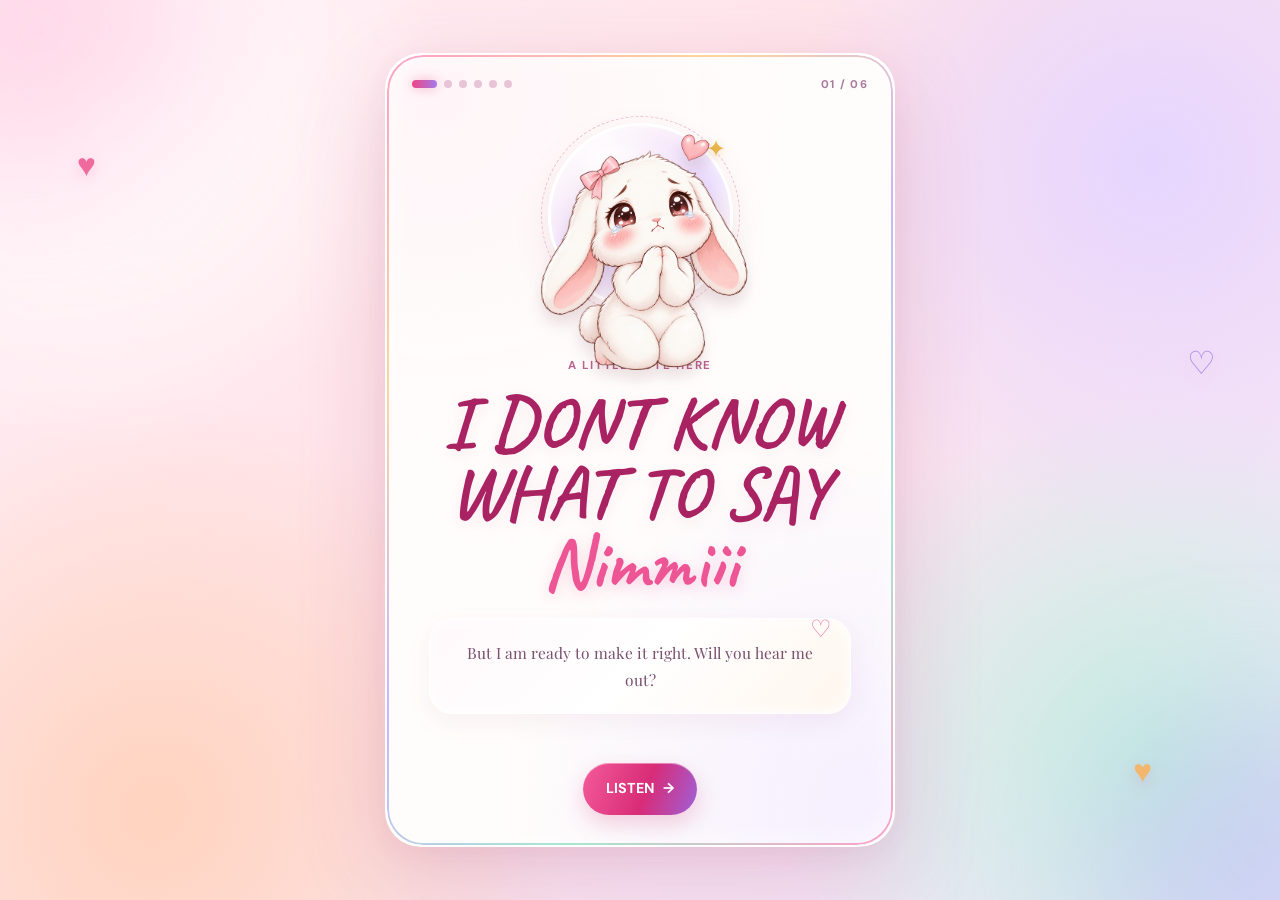
<file: index.html>
<!doctype html>
<html lang="en">
<head>
  <meta charset="utf-8">
  <meta name="viewport" content="width=device-width, initial-scale=1, viewport-fit=cover">
  <meta name="theme-color" content="#fff1f5">
  <meta name="description" content="A little apology made with love for Nimmiii.">
  <title>HELLO ANDI</title>

  <link rel="preconnect" href="https://fonts.googleapis.com">
  <link rel="preconnect" href="https://fonts.gstatic.com" crossorigin>
  <link href="https://fonts.googleapis.com/css2?family=Caveat:wght@600;700&family=DM+Sans:wght@400;600;700&family=Playfair+Display:ital,wght@0,600;1,600&display=swap" rel="stylesheet">

  <link rel="stylesheet" href="style.css">
  <script src="script.js" defer></script>
</head>

<body>
<main class="app">
  <span class="heart h1" aria-hidden="true">♥</span>
  <span class="heart h2" aria-hidden="true">♡</span>
  <span class="heart h3" aria-hidden="true">♥</span>

  <section class="card" aria-label="A little apology for Nimmiii">

    <div class="progress" aria-label="Page progress">
      <div class="dots">
        <i class="active"></i><i></i><i></i>
        <i></i><i></i><i></i>
      </div>
      <span id="stepLabel">01 / 06</span>
    </div>

    <!-- SLIDE 1 -->
    <section class="slide active" data-slide="0">
      <figure class="sticker">
        <img src="assets/nimmiii-pleading-bunny.png"
             alt="A little bunny asking for forgiveness">
      </figure>

      <div class="copy">
        <p class="eyebrow">A little note HERE</p>
        <h1>I DONT KNOW WHAT TO SAY<br><em>Nimmiii</em></h1>
        <p class="message">
          But I am ready to make it right. Will you hear me out?
        </p>
      </div>

      <button class="primary" data-next="1">
        LISTEN  <span aria-hidden="true">→</span>
      </button>
    </section>

    <!-- SLIDE 2 -->
    <section class="slide" data-slide="1">
      <figure class="sticker">
        <img src="assets/nimmiii-sorry-bunny.png"
             alt="A sad bunny saying sorry">
      </figure>

      <div class="copy">
        <p class="eyebrow">INTENTIONALLY OR NOT</p>
        <h1>I Know<br>I Hurt You</h1>
        <p class="message">
          I messed up… and I am truly sorry for that.
        </p>
      </div>

      <div class="row">
        <button class="secondary" data-back="0">← Back</button>
        <button class="primary" data-next="2">Next →</button>
      </div>
    </section>

    <!-- SLIDE 3 -->
    <section class="slide" data-slide="2">
      <figure class="sticker couple">
        <img src="assets/nimmiii-hug-bunnies.png"
             alt="Two little bunnies hugging">
      </figure>

      <div class="copy">
        <p class="eyebrow">The truth is simple
          WHAT I WANT TO SAY IS 
        </p>
        <h1>I CANT DO IT <br>WITHOUT UU</h1>
        <p class="message">
          GIVE ME A CHANCE , I NEVER REPEAT IT ...
        </p>
      </div>

      <div class="row">
        <button class="secondary" data-back="1">← Back</button>
        <button class="primary" data-next="3">Next →</button>
      </div>
    </section>

    <!-- SLIDE 4 -->
    <section class="slide" data-slide="3">
      <figure class="sticker">
        <img src="assets/nimmiii-bunny-heart.png"
             alt="A bunny holding a heart">
      </figure>

      <div class="copy">
        <p class="eyebrow">With all my heart</p>
        <h1>I'm Truly<br>Sorry</h1>
        <p class="message">
          Please forgive me… You mean so much to me.
        </p>
      </div>

      <div class="row">
        <button class="secondary" data-back="2">← Back</button>
        <button class="primary" data-next="4">Next →</button>
      </div>
    </section>

    <!-- SLIDE 5 -->
    <section class="slide meter" data-slide="4">
      <div class="meter-heading">
        <p class="eyebrow">One last little thing</p>
        <h1 class="meter-title">I KNOW U DONT FORGIVE ME <br>BUT STILL GO A HEAD</h1>
      </div>

      <figure class="sticker">
        <img id="meterArt"
             src="assets/nimmiii-pleading-bunny.png"
             alt="A bunny waiting hopefully">
      </figure>

      <div class="meter-copy">
        <div class="bar"
             id="progressBar"
             role="progressbar"
             aria-label="Forgiveness meter"
             aria-valuemin="0"
             aria-valuemax="100"
             aria-valuenow="0">
          <div id="fill"></div>
        </div>

        <strong id="percent">0% FORGIVEN</strong>
        <p id="hint" aria-live="polite">Tap the heart to heal my heart</p>
      </div>

      <button id="heal" class="heal"
              aria-label="Add love to the forgiveness meter">
        ♥
      </button>

      <div id="forgiven" class="forgiven" hidden>
        <strong>You're forgiven! ♥</strong>
        <p>haha.. it is just for my self happiness</p>
        <button id="secret" class="primary">
          go a HEAD andiii →
        </button>
      </div>

      <button class="secondary" data-back="3">← Back</button>
    </section>

    <!-- SLIDE 6 -->
    <section class="slide secret" data-slide="5">
      <figure class="photo">
        <img src="assets/nimmi pic.jpeg" alt="A photo of Nimmiii">
      </figure>

      <div class="copy">
        <p class="eyebrow">edo chinna surprise</p>
        <h1>password<br>baga alochinchi kottandi</h1>
        <p class="secret-note">
          hint : its a date...{**/**/20**}
        </p>
      </div>

      <form id="pinForm" class="pin-form">
        <div class="pin" aria-label="Enter your eight-digit code">
          <input aria-label="Digit 1" inputmode="numeric" pattern="[0-9]*" maxlength="1" autocomplete="off" required>
          <input aria-label="Digit 2" inputmode="numeric" pattern="[0-9]*" maxlength="1" autocomplete="off" required>
          <input aria-label="Digit 3" inputmode="numeric" pattern="[0-9]*" maxlength="1" autocomplete="off" required>
          <input aria-label="Digit 4" inputmode="numeric" pattern="[0-9]*" maxlength="1" autocomplete="off" required>
          <input aria-label="Digit 5" inputmode="numeric" pattern="[0-9]*" maxlength="1" autocomplete="off" required>
          <input aria-label="Digit 6" inputmode="numeric" pattern="[0-9]*" maxlength="1" autocomplete="off" required>
          <input aria-label="Digit 7" inputmode="numeric" pattern="[0-9]*" maxlength="1" autocomplete="off" required>
          <input aria-label="Digit 8" inputmode="numeric" pattern="[0-9]*" maxlength="1" autocomplete="off" required>
        </div>

        <p id="passwordMessage"
           class="password-message"
           role="status"
           aria-live="polite"></p>
      </form>

      <div id="unlocked" class="unlocked" hidden>
        <strong>UNLOCKED </strong>
        <p>go a head Nimmiii gaaruuu♡</p>
       <button id="continue" class="primary" type="button">
     continueeeee....
    </button>

    <p id="transitionMessage" hidden>
     may be this first birthday..naku thelisina tarvatha...❤️
    </p>
      </div>

      <button class="secondary" data-back="4">← Back</button>
    </section>

  </section>
</main>
</body>
</html>
</file>
<file: style.css>
/* ==========================================
   NIMMIII APOLOGY WEBSITE
   Colourful Romantic Fairytale Edition
========================================== */

* {
  box-sizing: border-box;
}

:root {
  --pink-bg: #fff0f6;
  --pink-light: #ffe0ed;
  --pink: #f04486;
  --pink-dark: #c51e62;
  --text: #78516e;
  --heading: #a92362;
  --white: #fff;

  --lavender: #c9b5ff;
  --purple: #9670dc;
  --peach: #ffc5a6;
  --mint: #b8ead6;
  --gold: #f6ce77;
  --blue: #b9ddff;

  --shadow: 0 24px 65px #842b4e24;
}

[hidden] {
  display: none !important;
}

html {
  min-height: 100%;
  -webkit-text-size-adjust: 100%;
  scroll-behavior: smooth;
}

body {
  margin: 0;
  min-height: 100vh;
  min-height: 100dvh;
  font-family: "DM Sans", sans-serif;
  color: var(--text);

  background:
    radial-gradient(circle at 8% 12%, #ffffff 0, transparent 24%),
    radial-gradient(circle at 90% 18%, #e6d5ff 0, transparent 27%),
    radial-gradient(circle at 12% 90%, #ffd4bf 0, transparent 30%),
    radial-gradient(circle at 90% 85%, #c4f0df 0, transparent 27%),
    linear-gradient(135deg, #fff0f6, #ffe3e9 45%, #f0e5ff);
  background-attachment: fixed;
}

button,
input {
  font: inherit;
}

button {
  -webkit-tap-highlight-color: transparent;
}

button:focus-visible,
input:focus-visible {
  outline: 3px solid #db6594;
  outline-offset: 4px;
}

/* ==========================================
   BACKGROUND AND MAIN LAYOUT
========================================== */

.app {
  position: relative;
  display: grid;
  min-height: 100vh;
  min-height: 100dvh;
  place-items: center;
  padding: 16px;
  isolation: isolate;
  overflow: hidden;
}

/* Soft colourful ambient glow */

.app::before,
.app::after {
  content: "";
  position: absolute;
  z-index: -2;
  width: 320px;
  height: 320px;
  border-radius: 50%;
  filter: blur(70px);
  opacity: 0.35;
  pointer-events: none;
  animation: ambientFloat 10s ease-in-out infinite alternate;
}

.app::before {
  top: -130px;
  left: -120px;
  background: #ff9fc7;
}

.app::after {
  right: -130px;
  bottom: -120px;
  background: #bba3ff;
  animation-delay: -5s;
}

@keyframes ambientFloat {
  from {
    transform: translate(0, 0) scale(1);
  }

  to {
    transform: translate(35px, 25px) scale(1.15);
  }
}

/* ==========================================
   MAIN CARD
========================================== */

.card {
  position: relative;
  width: min(100%, 510px);
  min-height: min(790px, calc(100dvh - 32px));
  overflow: hidden;

  border: 2px solid #ffffffd9;
  border-radius: 36px;

  background:
    radial-gradient(circle at 10% 5%, #fff5f8, transparent 40%),
    radial-gradient(circle at 95% 95%, #f5efff, transparent 42%),
    #fffdfb;

  box-shadow:
    0 30px 90px #a13a6930,
    0 8px 25px #c98aa51c,
    inset 0 0 35px #ffffffb0;

  backdrop-filter: blur(15px);
  -webkit-backdrop-filter: blur(15px);
}

/* Thin rainbow edge */

.card::before {
  content: "";
  position: absolute;
  z-index: 0;
  inset: 0;
  padding: 2px;
  border-radius: inherit;
  background: linear-gradient(
    135deg,
    #ff9fc7,
    #ffd49c,
    #c9b5ff,
    #a9e6d0,
    #ff9fc7
  );
  -webkit-mask:
    linear-gradient(#fff 0 0) content-box,
    linear-gradient(#fff 0 0);

  mask:
    linear-gradient(#fff 0 0) content-box,
    linear-gradient(#fff 0 0);

  -webkit-mask-composite: xor;
  mask-composite: exclude;

  pointer-events: none;
}

/* ==========================================
   PROGRESS INDICATOR
========================================== */

.progress {
  position: absolute;
  z-index: 5;
  top: 22px;
  left: 25px;
  right: 25px;

  display: flex;
  align-items: center;
  justify-content: space-between;
  gap: 12px;
}

.dots {
  display: flex;
  align-items: center;
  gap: 7px;
}

.dots i {
  display: block;
  width: 8px;
  height: 8px;
  border-radius: 99px;
  background: #e8c4d7;

  transition:
    width 0.35s ease,
    background 0.35s ease,
    box-shadow 0.35s ease;
}

.dots i.active {
  width: 25px;
  background: linear-gradient(90deg, #f04486, #a47ae9);
  box-shadow: 0 0 12px #e94d8866;
}

#stepLabel {
  color: #a77a9a;
  font-size: 0.7rem;
  font-weight: 700;
  letter-spacing: 0.12em;
}

/* ==========================================
   SLIDES
========================================== */

.slide {
  display: none;
  min-height: min(790px, calc(100dvh - 32px));

  padding: 68px 35px 30px;

  flex-direction: column;
  align-items: center;
  justify-content: space-between;
  gap: 22px;

  text-align: center;
}

.slide.active {
  display: flex;
  animation: slideIn 0.65s cubic-bezier(.2, .8, .2, 1) both;
}

@keyframes slideIn {
  from {
    opacity: 0;
    transform: translateY(22px) scale(0.98);
  }

  to {
    opacity: 1;
    transform: translateY(0) scale(1);
  }
}

/* ==========================================
   ILLUSTRATION FRAMES
========================================== */

.sticker {
  position: relative;

  display: grid;
  flex-shrink: 0;
  width: min(48vw, 185px);
  height: min(48vw, 185px);
  place-items: center;

  margin: 0;

  border: 3px solid #fff;
  border-radius: 50%;

  background:
    radial-gradient(circle at 30% 20%, #fff, transparent 50%),
    linear-gradient(145deg, #ffe4ef, #e9dcff 55%, #fff0d8);

  box-shadow:
    0 16px 35px #ad5c8122,
    inset 0 0 20px #ffffffc9;

  animation: float 3.5s ease-in-out infinite;
}

/* Decorative halo */

.sticker::before {
  content: "";
  position: absolute;
  inset: -10px;
  border: 1px dashed #e8a4c4;
  border-radius: 50%;
  opacity: 0.7;
  animation: slowRotate 24s linear infinite;
}

.sticker::after {
  content: "✦";
  position: absolute;
  top: 7px;
  right: 4px;
  color: #e7b64d;
  font-size: 1.5rem;
  filter: drop-shadow(0 2px 5px #f3c76c77);
}

.sticker img {
  position: relative;
  z-index: 1;
  width: 125%;
  height: 125%;
  object-fit: contain;
  filter: drop-shadow(0 10px 7px #64233b20);
}

.sticker.couple {
  width: min(66vw, 260px);
  border-radius: 46%;
  background: linear-gradient(145deg, #ffe0e9, #f1dfff, #fff0d8);
}

.sticker.couple img {
  width: 135%;
  height: 135%;
}

@keyframes float {
  0%, 100% {
    transform: translateY(0) rotate(-1deg);
  }

  50% {
    transform: translateY(-10px) rotate(1deg);
  }
}

@keyframes slowRotate {
  to {
    transform: rotate(360deg);
  }
}

/* ==========================================
   TEXT
========================================== */

.copy {
  width: 100%;
}

.eyebrow {
  margin: 0 0 13px;
  color: #bb638c;
  font-size: 0.72rem;
  font-weight: 700;
  letter-spacing: 0.15em;
  line-height: 1.6;
  text-transform: uppercase;
}

h1 {
  margin: 0;

  color: var(--heading);
  font-family: Caveat, cursive;

  font-size: clamp(2.9rem, 11vw, 4.65rem);
  line-height: 0.94;
  font-weight: 700;

  text-shadow: 0 4px 15px #e9a0bf35;
}

h1 em {
  color: #ed5595;
  font-style: normal;
  text-shadow: 0 4px 15px #ed559544;
}

.message {
  position: relative;
  margin: 20px 0 0;
  padding: 20px;

  border: 1px solid #ffffff;
  border-radius: 23px;

  background:
    linear-gradient(135deg, #fff8fb, #fff, #fff6ed);

  box-shadow:
    0 8px 25px #a4366010,
    inset 0 0 15px #ffffff;

  font-family: "Playfair Display", serif;
  font-size: 0.97rem;
  line-height: 1.75;
}

.message::before {
  content: "♡";
  position: absolute;
  top: -13px;
  right: 18px;
  color: #ed77a7;
  font-size: 1.5rem;
}

/* ==========================================
   BUTTONS
========================================== */

.primary,
.secondary {
  display: inline-flex;
  align-items: center;
  justify-content: center;
  gap: 9px;

  min-height: 52px;
  padding: 14px 23px;

  border: 0;
  border-radius: 999px;

  font-size: 0.9rem;
  font-weight: 700;
  line-height: 1.35;

  cursor: pointer;

  transition:
    transform 0.25s ease,
    box-shadow 0.25s ease,
    background 0.25s ease;
}

.primary {
  position: relative;
  overflow: hidden;

  color: #fff;

  background:
    linear-gradient(110deg, #f45b9a, #d82c77 55%, #9f60d8);

  box-shadow:
    0 9px 22px #d12d6a36,
    inset 0 1px 0 #ffffff66;
}

.primary::before {
  content: "";
  position: absolute;
  top: 0;
  left: -120%;
  width: 70%;
  height: 100%;
  background: linear-gradient(
    90deg,
    transparent,
    #ffffff66,
    transparent
  );
  transform: skewX(-25deg);
  transition: left 0.65s ease;
}

.primary:hover::before {
  left: 150%;
}

.secondary {
  color: #98617d;
  border: 1px solid #edc5d8;
  background: linear-gradient(135deg, #fff, #fff4f8);
  box-shadow: 0 5px 15px #a4366010;
}

.primary:hover,
.secondary:hover {
  transform: translateY(-3px);
}

.primary:hover {
  box-shadow: 0 14px 28px #d12d6a48;
}

.secondary:hover {
  background: linear-gradient(135deg, #fff0f7, #f4edff);
}

.primary:active,
.secondary:active,
.heal:active {
  transform: scale(0.96);
}

.row {
  display: flex;
  justify-content: center;
  flex-wrap: wrap;
  gap: 12px;
}

/* ==========================================
   FORGIVENESS METER
========================================== */

.meter {
  justify-content: space-around;
  gap: 18px;
}

.meter-heading {
  width: 100%;
}

.meter-title {
  font-size: clamp(2.5rem, 9vw, 3.6rem);
}

.meter-copy {
  width: 100%;
}

.bar {
  width: 100%;
  height: 20px;
  overflow: hidden;

  border: 3px solid #fff;
  border-radius: 99px;

  background: linear-gradient(90deg, #f8d8e8, #e6d8ff);

  box-shadow:
    0 4px 12px #a4366015,
    inset 0 2px 5px #ad729b20;
}

.bar div {
  width: 0;
  height: 100%;
  border-radius: inherit;

  background: linear-gradient(
    90deg,
    #ff8eb8,
    #ed4d8c,
    #a77be7,
    #7cd8b2
  );

  box-shadow: 0 0 12px #e94d8870;

  transition: width 0.55s cubic-bezier(.2, .8, .2, 1);
}

.meter-copy strong {
  display: block;
  margin-top: 13px;

  color: #ad2e60;
  font-size: 0.84rem;
  letter-spacing: 0.08em;
}

.meter-copy p {
  margin: 8px 0 0;
  color: #a45d8a;
  font-family: Caveat, cursive;
  font-size: 1.6rem;
}

/* Heart button */

.heal {
  display: grid;
  width: 88px;
  height: 88px;
  flex-shrink: 0;
  place-items: center;

  border: 3px solid #fff;
  border-radius: 50%;

  color: #fff;

  background:
    radial-gradient(circle at 30% 20%, #ffabc9, transparent 45%),
    linear-gradient(145deg, #f45b9a, #c81865 65%, #8f54d4);

  box-shadow:
    0 12px 28px #c8185645,
    inset 0 2px 7px #ffffff55;

  font-size: 2.8rem;
  cursor: pointer;

  animation: heartbeat 1.8s ease-in-out infinite;
}

@keyframes heartbeat {
  0%, 100% {
    transform: scale(1);
  }

  10%, 25% {
    transform: scale(1.1);
  }

  18% {
    transform: scale(1.02);
  }
}

/* Forgiveness success */

.forgiven {
  width: 100%;
  padding: 20px 14px;

  border: 1px solid #f2c0d7;
  border-radius: 24px;

  background:
    radial-gradient(circle at top right, #ffe5c5, transparent 45%),
    linear-gradient(135deg, #fff0f7, #f1eaff);

  box-shadow: 0 12px 25px #b65b8515;

  animation: slideIn 0.5s ease both;
}

.forgiven strong,
.unlocked strong {
  display: block;
  color: #b32470;
  font-family: Caveat, cursive;
  font-size: 2.1rem;
  line-height: 1.1;
}

.forgiven p,
.unlocked p {
  margin: 10px 0 14px;
  font-size: 0.88rem;
  line-height: 1.65;
}

/* ==========================================
   SECRET PAGE
========================================== */

.secret {
  justify-content: center;
  gap: 22px;
}

.photo {
  position: relative;

  width: min(58vw, 210px);
  aspect-ratio: 1;
  flex-shrink: 0;

  margin: 0;
  padding: 8px;
  overflow: hidden;

  border: 3px solid #fff;
  border-radius: 50% 50% 44% 44%;

  background: linear-gradient(135deg, #ffe0ed, #e7d8ff, #ffebd6);

  box-shadow:
    0 15px 35px #a4366028,
    0 0 0 7px #ffffff77,
    0 0 0 10px #e9b5d0aa;
}

.photo img {
  width: 100%;
  height: 100%;
  object-fit: cover;
  border-radius: inherit;
}

.secret-note {
  margin: 16px 0 0;
  color: #966080;
  font-family: "Playfair Display", serif;
  font-size: 0.92rem;
  line-height: 1.7;
}

/* ==========================================
   PASSWORD INPUTS
========================================== */

.pin-form {
  width: 100%;
}

.pin {
  display: grid;
  grid-template-columns: repeat(8, minmax(0, 1fr));
  width: 100%;
  gap: 7px;
}

.pin input {
  width: 100%;
  min-width: 0;
  height: 53px;
  padding: 0;

  border: 1px solid #e8b5d0;
  border-radius: 13px;

  outline: none;

  color: #a92362;
  background: linear-gradient(145deg, #fff, #fff3f8);

  font-size: 1.15rem;
  font-weight: 700;
  text-align: center;
  caret-color: #d91f62;

  box-shadow: 0 4px 10px #a436600b;

  transition:
    border-color 0.2s ease,
    box-shadow 0.2s ease,
    transform 0.2s ease,
    background 0.2s ease;
}

.pin input:focus {
  border-color: #db2d6d;
  background: #fff;
  box-shadow: 0 0 0 4px #db2d6d20;
  transform: translateY(-3px);
}

.password-message {
  min-height: 28px;
  margin: 12px 0;

  color: #b4235d;
  font-family: Caveat, cursive;
  font-size: 1.45rem;
}

.password-message.error {
  color: #c52d55;
  animation: shake 0.3s ease;
}

.password-message.success {
  color: #2b9065;
}

@keyframes shake {
  0%, 100% { transform: translateX(0); }
  25% { transform: translateX(-5px); }
  75% { transform: translateX(5px); }
}

.unlock-button {
  width: 100%;
}

/* Unlocked message */

.unlocked {
  width: 100%;
  padding: 22px 14px;

  border: 1px solid #e8c3e9;
  border-radius: 24px;

  background:
    radial-gradient(circle at top right, #ffe7c9, transparent 45%),
    linear-gradient(135deg, #fff0f7, #f1eaff, #eafff4);

  box-shadow: 0 12px 30px #a4366015;

  animation: slideIn 0.6s ease both;
}

/* ==========================================
   FLOATING DECORATIVE HEARTS
========================================== */

.heart {
  position: absolute;
  z-index: -1;

  color: #ed83b1;
  font-size: 2rem;

  pointer-events: none;

  filter: drop-shadow(0 5px 7px #e94d8830);

  animation: float 4s ease-in-out infinite;
}

.h1 {
  top: 16%;
  left: 6%;
  color: #f06b9d;
}

.h2 {
  top: 38%;
  right: 5%;
  color: #a98be8;
  animation-delay: -1.3s;
}

.h3 {
  right: 10%;
  bottom: 12%;
  color: #f2b76c;
  animation-delay: -2s;
}

/* ==========================================
   LOVE STORY TRANSITION MESSAGE
========================================== */

#transitionMessage {
  margin: 18px auto 8px;
  max-width: 320px;

  color: #bd1c68;

  font-family: "Playfair Display", serif;
  font-size: clamp(1rem, 3.5vw, 1.2rem);
  font-weight: 600;

  line-height: 1.7;
  text-align: center;
  text-wrap: balance;

  text-shadow: 0 0 14px #e94d8830;
}

#transitionMessage:not([hidden]) {
  animation: loveMessageReveal 1s ease-out both;
}

@keyframes loveMessageReveal {
  from {
    opacity: 0;
    transform: translateY(18px) scale(0.97);
  }

  to {
    opacity: 1;
    transform: translateY(0) scale(1);
  }
}

/* ==========================================
   UNLOCK HEART ANIMATION SUPPORT
========================================== */

@keyframes unlockHeart {
  0% {
    opacity: 0;
    transform: translateY(15px) scale(0.5) rotate(-15deg);
  }

  20% {
    opacity: 1;
    transform: translateY(0) scale(1.15) rotate(10deg);
  }

  100% {
    opacity: 0;
    transform: translateY(-120px) scale(0.7) rotate(25deg);
  }
}

/* ==========================================
   TABLETS AND SMALL LAPTOPS
========================================== */

@media (min-width: 600px) {
  .app {
    padding: 22px;
  }

  .slide {
    padding-right: 42px;
    padding-left: 42px;
  }
}

/* ==========================================
   SHORT PHONE SCREENS
========================================== */

@media (max-height: 720px) {
  .slide {
    padding-top: 60px;
    padding-bottom: 20px;
    gap: 13px;
  }

  .sticker {
    width: 132px;
    height: 132px;
  }

  .sticker.couple {
    width: 170px;
    height: 145px;
  }

  h1 {
    font-size: clamp(2.6rem, 9vw, 3.5rem);
  }

  .message {
    margin-top: 12px;
    padding: 14px;
    font-size: 0.9rem;
  }

  .secret {
    gap: 12px;
  }

  .photo {
    width: 125px;
  }

  .meter {
    gap: 12px;
  }

  .heal {
    width: 68px;
    height: 68px;
    font-size: 2.2rem;
  }
}

/* ==========================================
   NARROW PHONES
========================================== */

@media (max-width: 380px) {
  .app {
    padding: 8px;
  }

  .card {
    border-radius: 26px;
    min-height: calc(100dvh - 16px);
  }

  .slide {
    min-height: calc(100dvh - 16px);
    padding-right: 19px;
    padding-left: 19px;
  }

  .pin {
    gap: 4px;
  }

  .pin input {
    height: 45px;
    border-radius: 9px;
    font-size: 1rem;
  }

  .primary,
  .secondary {
    padding-right: 16px;
    padding-left: 16px;
    font-size: 0.83rem;
  }

  .message {
    padding: 14px;
  }
}

/* ==========================================
   REDUCED MOTION ACCESSIBILITY
========================================== */

@media (prefers-reduced-motion: reduce) {
  *,
  *::before,
  *::after {
    animation-duration: 0.01ms !important;
    animation-iteration-count: 1 !important;
    scroll-behavior: auto !important;
    transition-duration: 0.01ms !important;
  }

  #transitionMessage:not([hidden]) {
    animation: none;
  }
}
</file>
